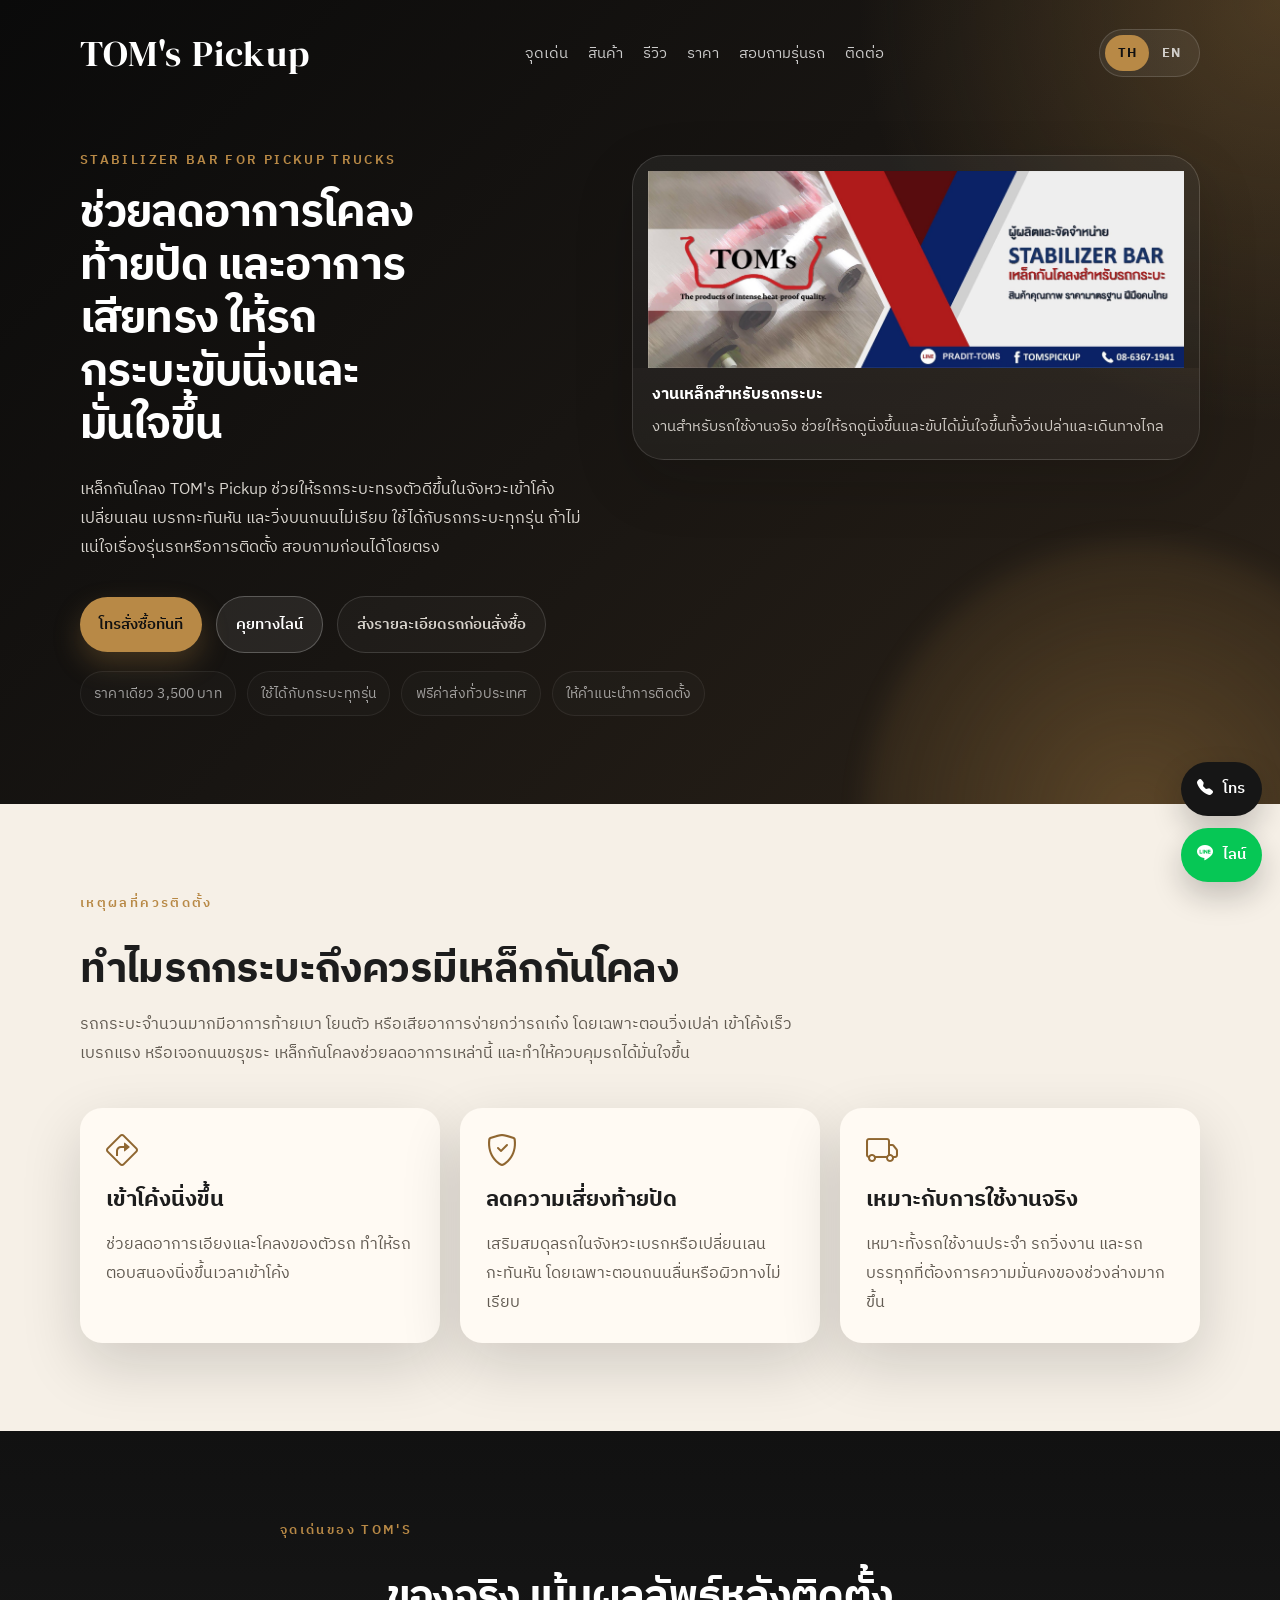
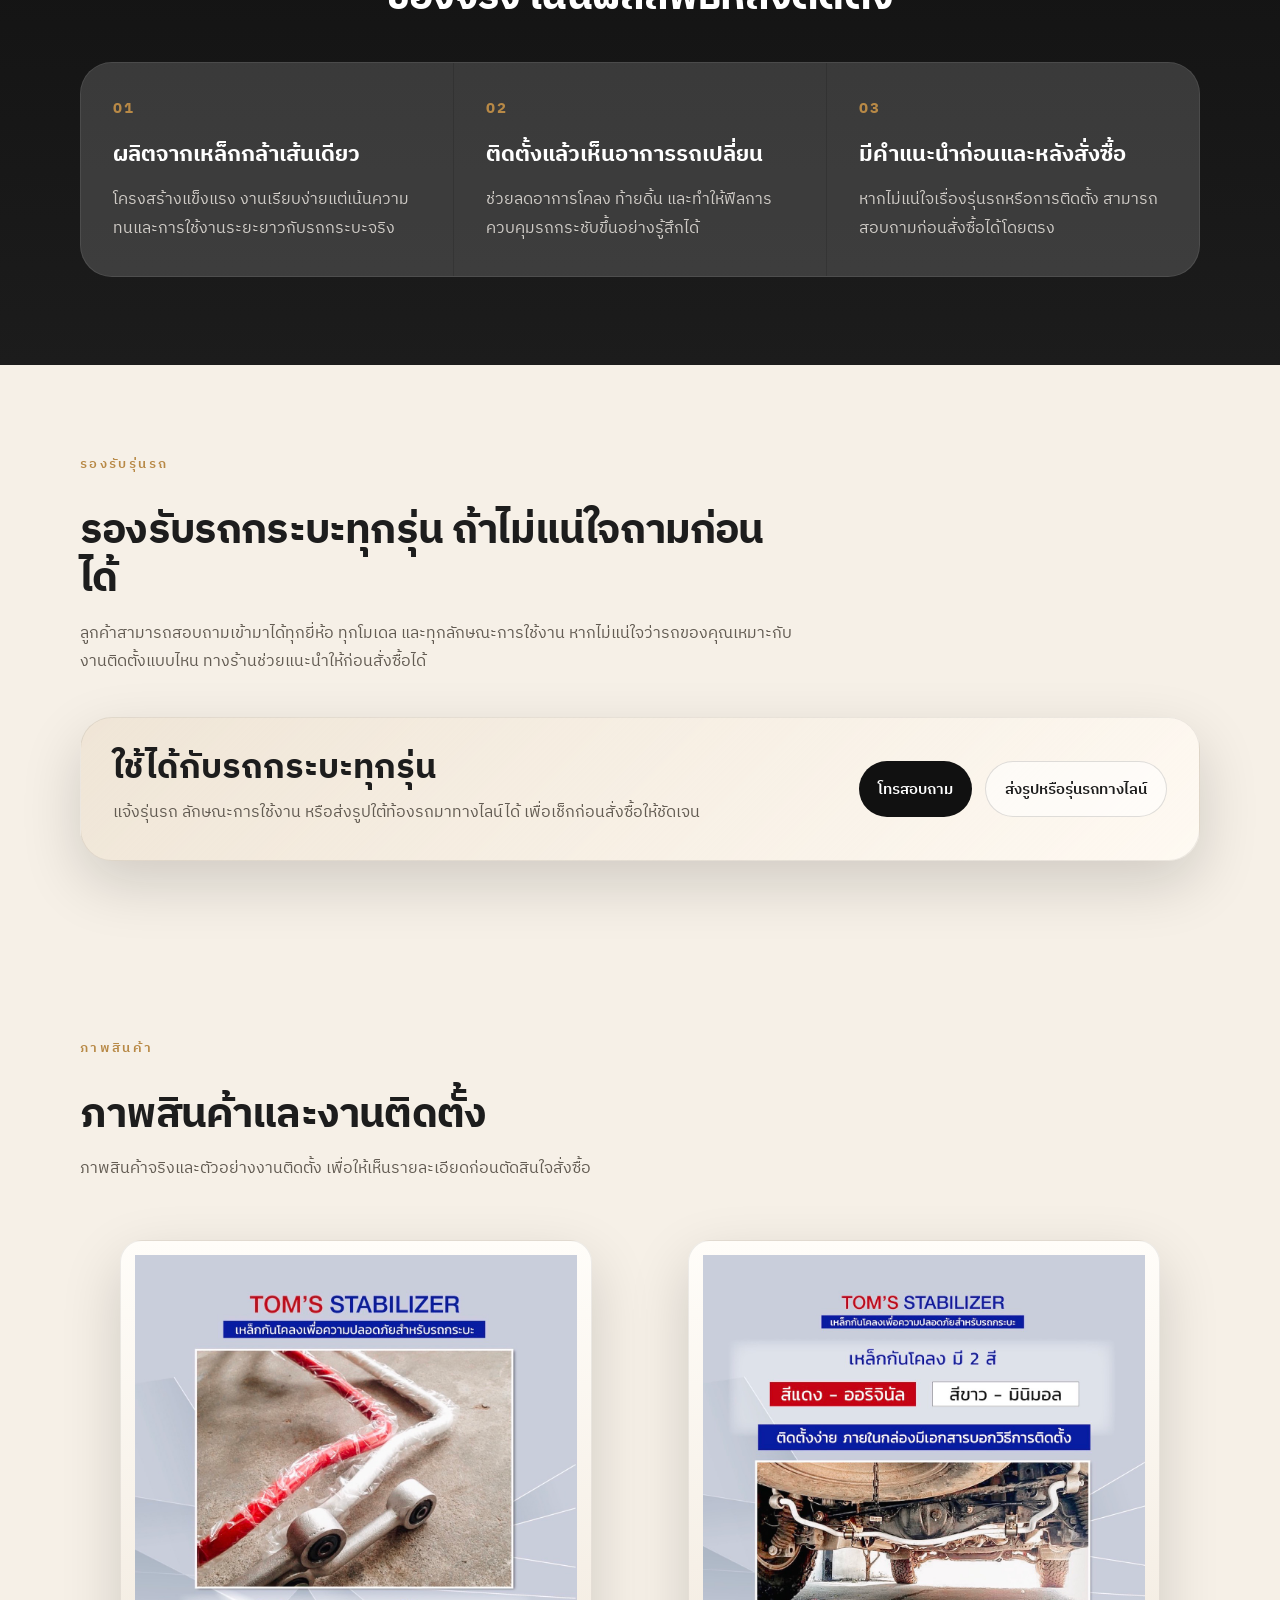
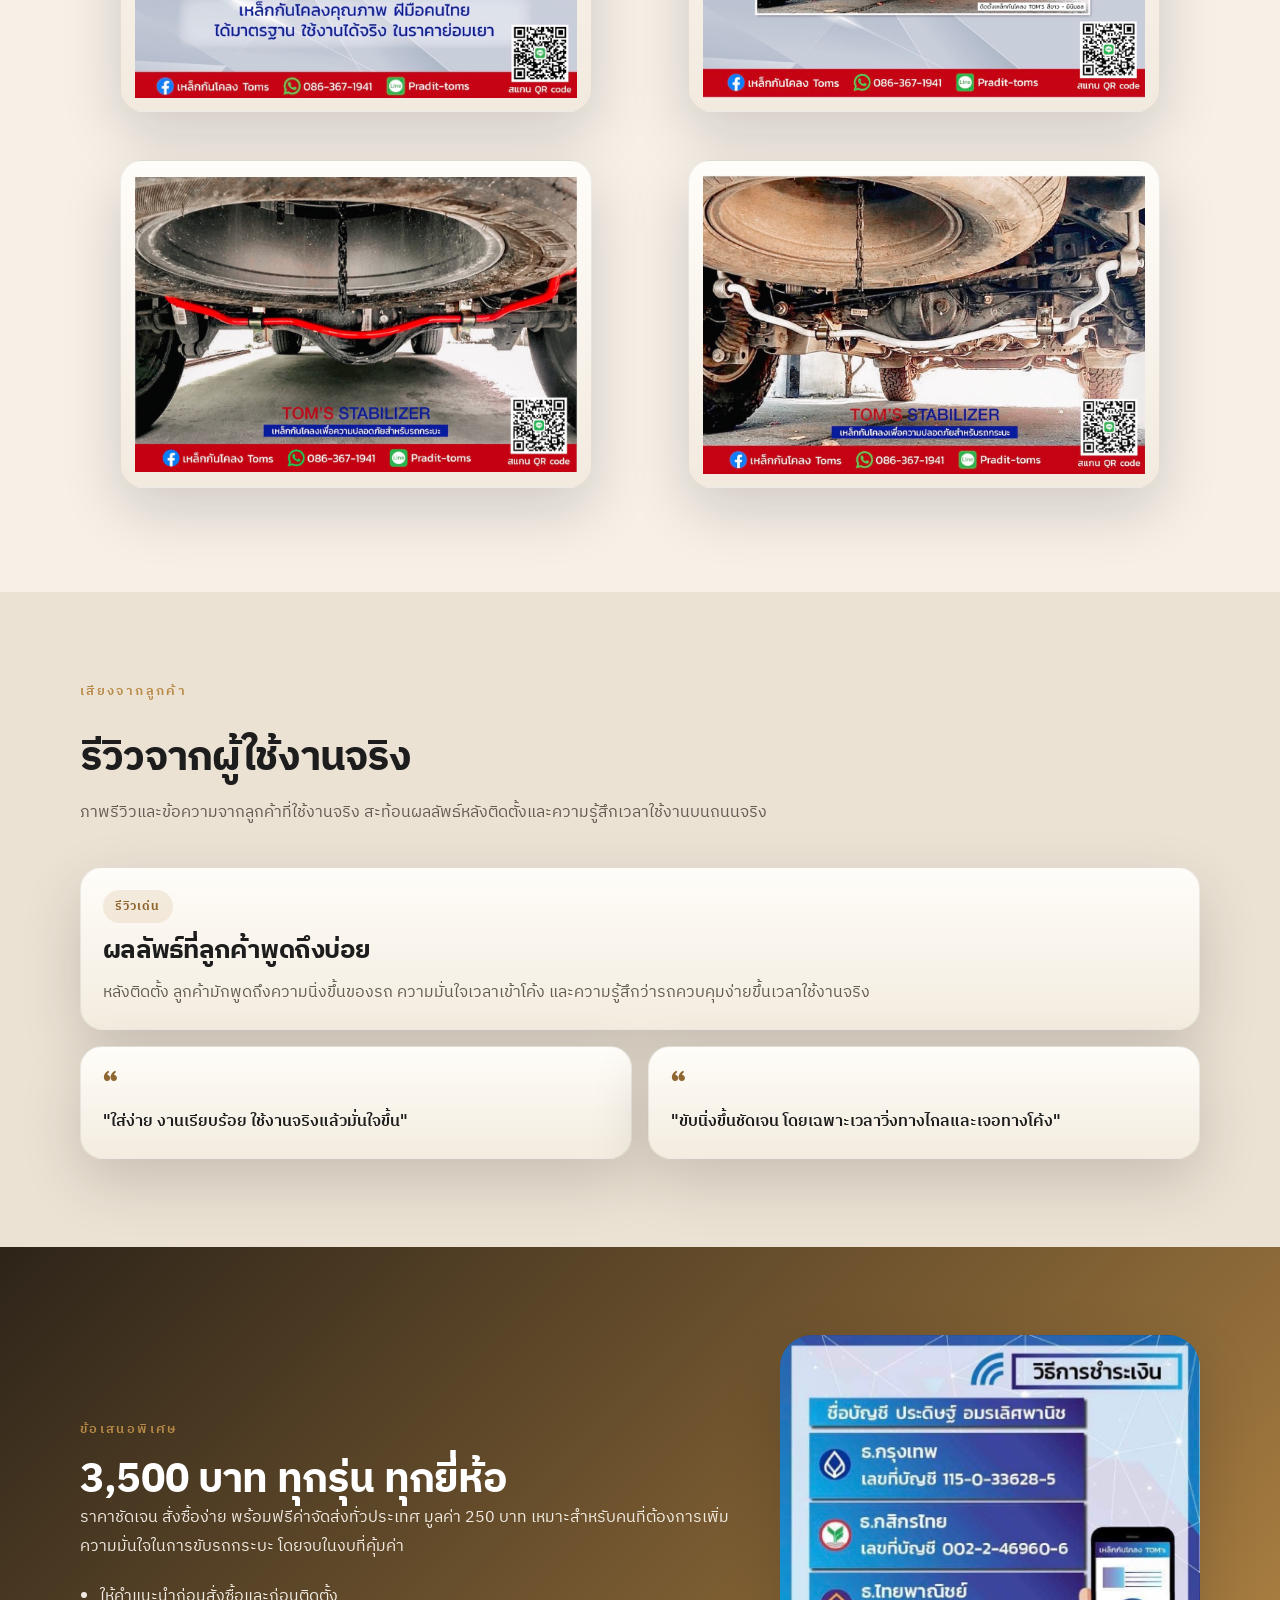
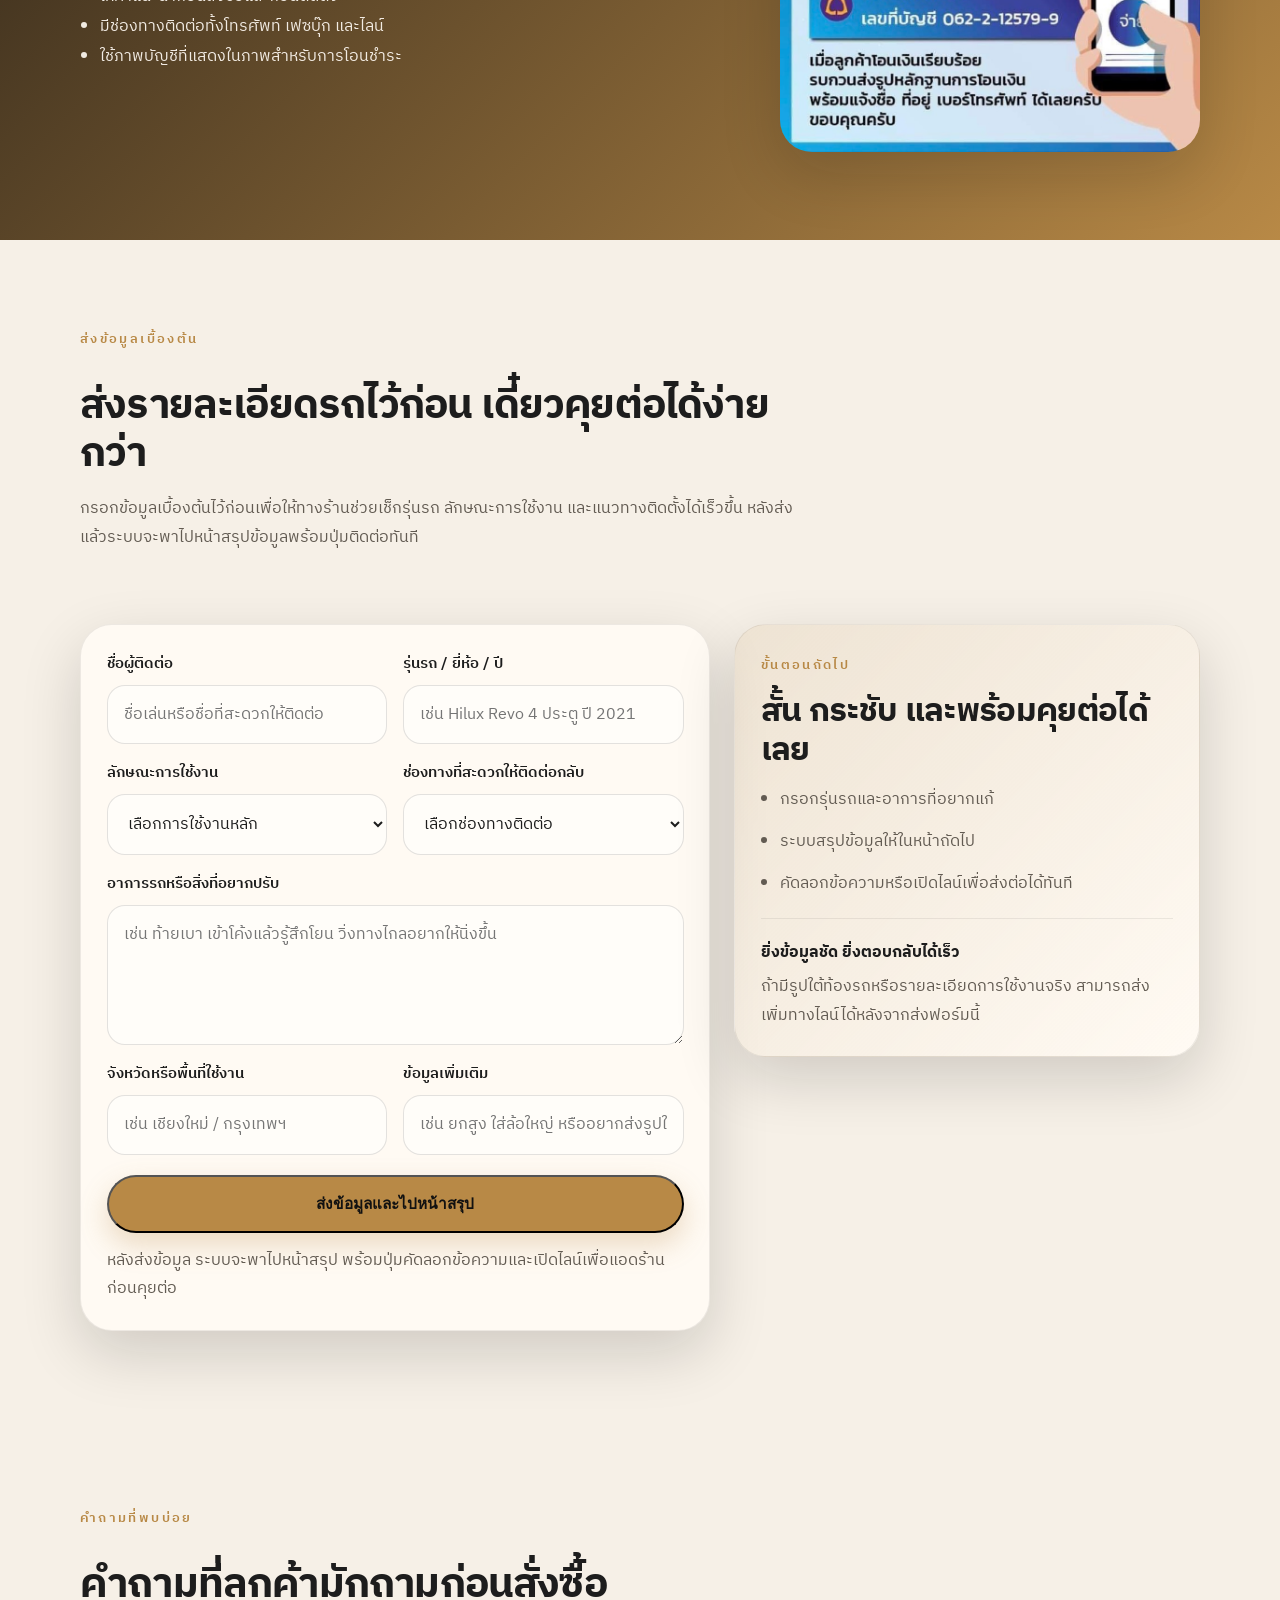
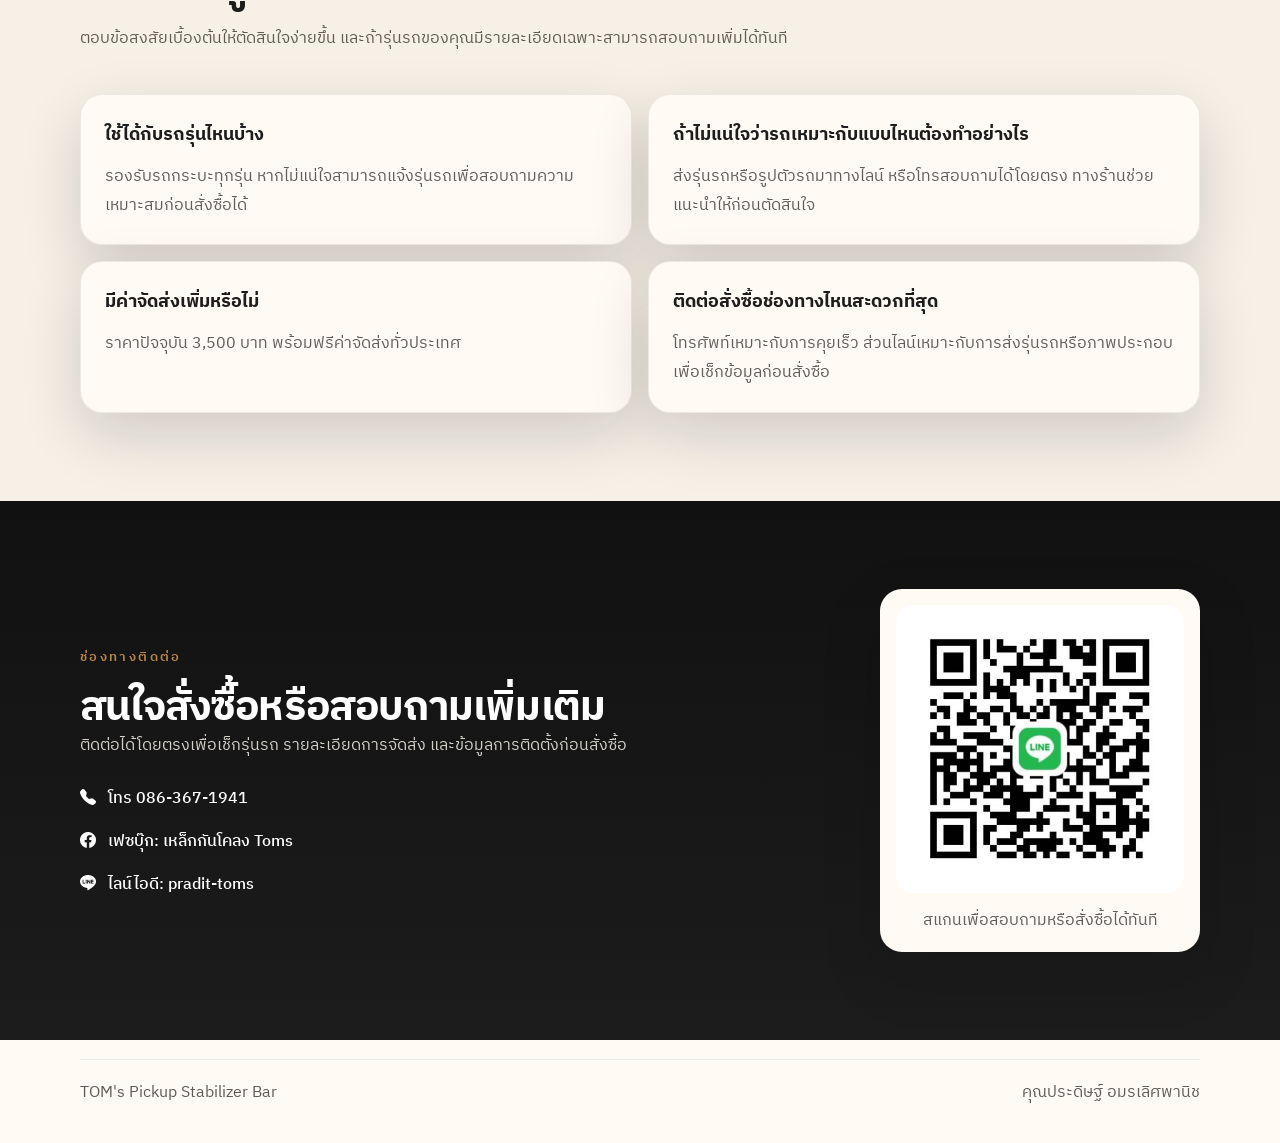
<file: index.html>
<!DOCTYPE html>
<html lang="th">
<head>
  <meta charset="utf-8">
  <meta name="viewport" content="width=device-width, initial-scale=1">
  <title id="meta-title" data-i18n-meta="homeMetaTitle">TOM's Pickup | เหล็กกันโคลงสำหรับรถกระบะ</title>
  <meta id="meta-description" data-i18n-meta="homeMetaDescription" name="description" content="เหล็กกันโคลง TOM's Pickup สำหรับรถกระบะทุกรุ่น ช่วยลดอาการโคลง ท้ายปัด และเพิ่มความมั่นใจเวลาเข้าโค้ง พร้อมให้คำแนะนำก่อนสั่งซื้อและจัดส่งทั่วประเทศ">
  <meta id="meta-og-title" data-i18n-meta="homeMetaOgTitle" property="og:title" content="TOM's Pickup | เหล็กกันโคลงสำหรับรถกระบะ">
  <meta id="meta-og-description" data-i18n-meta="homeMetaOgDescription" property="og:description" content="ใช้ได้กับรถกระบะทุกรุ่น ช่วยลดอาการโคลง ท้ายปัด เข้าโค้งมั่นใจกว่าเดิม พร้อมให้คำแนะนำก่อนสั่งซื้อและจัดส่งทั่วประเทศ">
  <meta property="og:image" content="images/Header.jpg">
  <meta property="og:type" content="website">
  <meta property="og:locale" content="th_TH">
  <meta name="twitter:card" content="summary_large_image">
  <meta name="theme-color" content="#111111">
  <link rel="icon" type="image/svg+xml" href="favicon.svg">
  <link rel="preconnect" href="https://fonts.googleapis.com">
  <link rel="preconnect" href="https://fonts.gstatic.com" crossorigin>
  <link href="https://fonts.googleapis.com/css2?family=DM+Serif+Display&family=IBM+Plex+Sans+Thai:wght@300;400;500;600;700&display=swap" rel="stylesheet">
  <link rel="stylesheet" href="https://cdn.jsdelivr.net/npm/bootstrap-icons@1.11.3/font/bootstrap-icons.min.css">
  <link rel="stylesheet" href="styles.css">
</head>
<body data-page="home">
  <header class="hero" id="top">
    <div class="hero__bg"></div>
    <div class="container">
      <nav class="site-nav">
        <a class="brand" href="#top">TOM's Pickup</a>
        <div class="site-nav__links">
          <a href="#benefits" data-i18n="navBenefits">จุดเด่น</a>
          <a href="#products" data-i18n="navProducts">สินค้า</a>
          <a href="#reviews" data-i18n="navReviews">รีวิว</a>
          <a href="#pricing" data-i18n="navPricing">ราคา</a>
          <a href="#inquiry" data-i18n="navInquiry">สอบถามรุ่นรถ</a>
          <a href="#contact" data-i18n="navContact">ติดต่อ</a>
        </div>
        <div class="lang-switch" aria-label="Language switcher">
          <button class="lang-switch__button is-active" data-lang="th" type="button">TH</button>
          <button class="lang-switch__button" data-lang="en" type="button">EN</button>
        </div>
      </nav>

      <div class="hero__content">
        <div class="hero__copy">
          <span class="eyebrow" data-i18n="heroEyebrow">Stabilizer Bar For Pickup Trucks</span>
          <h1 data-i18n="heroTitle">ช่วยลดอาการโคลง ท้ายปัด และอาการเสียทรง ให้รถกระบะขับนิ่งและมั่นใจขึ้น</h1>
          <p class="hero__lead" data-i18n="heroLead">
            เหล็กกันโคลง TOM's Pickup ช่วยให้รถกระบะทรงตัวดีขึ้นในจังหวะเข้าโค้ง
            เปลี่ยนเลน เบรกกะทันหัน และวิ่งบนถนนไม่เรียบ ใช้ได้กับรถกระบะทุกรุ่น
            ถ้าไม่แน่ใจเรื่องรุ่นรถหรือการติดตั้ง สอบถามก่อนได้โดยตรง
          </p>
          <div class="hero__actions">
            <a class="button button--primary" href="tel:0863671941" data-i18n="heroCtaPrimary">โทรสั่งซื้อทันที</a>
            <a class="button button--secondary" href="https://line.me/ti/p/elz93Zxtd1#~" data-i18n="heroCtaSecondary">คุยทางไลน์</a>
            <a class="button button--ghost-light" href="#inquiry" data-i18n="heroCtaTertiary">ส่งรายละเอียดรถก่อนสั่งซื้อ</a>
          </div>
          <ul class="hero__facts">
            <li data-i18n="factPrice">ราคาเดียว 3,500 บาท</li>
            <li data-i18n="factFitment">ใช้ได้กับกระบะทุกรุ่น</li>
            <li data-i18n="factShipping">ฟรีค่าส่งทั่วประเทศ</li>
            <li data-i18n="factSupport">ให้คำแนะนำการติดตั้ง</li>
          </ul>
        </div>

        <div class="hero__media">
          <div class="hero-card">
            <img src="images/Header.jpg" alt="เหล็กกันโคลง TOM's Pickup สำหรับรถกระบะ" data-i18n-alt="heroImageAlt">
            <div class="hero-card__detail">
              <strong data-i18n="heroCardTitle">งานเหล็กสำหรับรถกระบะ</strong>
              <span data-i18n="heroCardText">งานสำหรับรถใช้งานจริง ช่วยให้ขับมั่นใจขึ้นทั้งวิ่งเปล่าและเดินทางไกล</span>
            </div>
          </div>
        </div>
      </div>
    </div>
  </header>

  <main>
    <section class="section section--light" id="benefits">
      <div class="container">
        <div class="section-heading">
          <span class="eyebrow" data-i18n="benefitsEyebrow">เหตุผลที่ควรติดตั้ง</span>
          <h2 data-i18n="benefitsTitle">ทำไมรถกระบะถึงควรมีเหล็กกันโคลง</h2>
          <p data-i18n="benefitsLead">
            รถกระบะจำนวนมากมีอาการท้ายเบา โยนตัว หรือเสียอาการง่ายกว่ารถเก๋ง
            โดยเฉพาะตอนวิ่งเปล่า เข้าโค้งเร็ว เบรกแรง หรือเจอถนนขรุขระ เหล็กกันโคลงช่วยลดอาการเหล่านี้
            และทำให้ควบคุมรถได้มั่นใจขึ้น
          </p>
        </div>

        <div class="grid grid--three">
          <article class="info-card">
            <i class="bi bi-sign-turn-right"></i>
            <h3 data-i18n="benefit1Title">เข้าโค้งนิ่งขึ้น</h3>
            <p data-i18n="benefit1Text">ช่วยลดอาการเอียงและโคลงของตัวรถ ทำให้รถตอบสนองนิ่งขึ้นเวลาเข้าโค้ง</p>
          </article>
          <article class="info-card">
            <i class="bi bi-shield-check"></i>
            <h3 data-i18n="benefit2Title">ลดความเสี่ยงท้ายปัด</h3>
            <p data-i18n="benefit2Text">เสริมสมดุลรถในจังหวะเบรกหรือเปลี่ยนเลนกะทันหัน โดยเฉพาะตอนถนนลื่นหรือผิวทางไม่เรียบ</p>
          </article>
          <article class="info-card">
            <i class="bi bi-truck"></i>
            <h3 data-i18n="benefit3Title">เหมาะกับการใช้งานจริง</h3>
            <p data-i18n="benefit3Text">เหมาะทั้งรถใช้งานประจำ รถวิ่งงาน และรถบรรทุกที่ต้องการความมั่นคงของช่วงล่างมากขึ้น</p>
          </article>
        </div>
      </div>
    </section>

    <section class="section section--dark">
      <div class="container">
        <div class="section-heading section-heading--centered">
          <span class="eyebrow" data-i18n="whyEyebrow">จุดเด่นของ TOM's</span>
          <h2 data-i18n="whyTitle">ของจริง เน้นผลลัพธ์หลังติดตั้ง</h2>
        </div>

        <div class="feature-panel">
          <article class="feature-panel__item">
            <span class="feature-panel__number">01</span>
            <h3 data-i18n="why1Title">ผลิตจากเหล็กกล้าเส้นเดียว</h3>
            <p data-i18n="why1Text">โครงสร้างแข็งแรง งานเรียบง่ายแต่เน้นความทนและการใช้งานระยะยาวกับรถกระบะจริง</p>
          </article>
          <article class="feature-panel__item">
            <span class="feature-panel__number">02</span>
            <h3 data-i18n="why2Title">ติดตั้งแล้วเห็นอาการรถเปลี่ยน</h3>
            <p data-i18n="why2Text">ช่วยลดอาการโคลง ท้ายดิ้น และทำให้ฟีลการควบคุมรถกระชับขึ้นอย่างรู้สึกได้</p>
          </article>
          <article class="feature-panel__item">
            <span class="feature-panel__number">03</span>
            <h3 data-i18n="why3Title">มีคำแนะนำก่อนและหลังสั่งซื้อ</h3>
            <p data-i18n="why3Text">หากไม่แน่ใจเรื่องรุ่นรถหรือการติดตั้ง สามารถสอบถามก่อนสั่งซื้อได้โดยตรง</p>
          </article>
        </div>
      </div>
    </section>

    <section class="section section--light" id="fitment">
      <div class="container">
        <div class="section-heading">
          <span class="eyebrow" data-i18n="fitmentEyebrow">รองรับรุ่นรถ</span>
          <h2 data-i18n="fitmentTitle">รองรับรถกระบะทุกรุ่น ถ้าไม่แน่ใจถามก่อนได้</h2>
          <p data-i18n="fitmentLead">
            ลูกค้าสามารถสอบถามเข้ามาได้ทุกยี่ห้อ ทุกโมเดล และทุกลักษณะการใช้งาน
            หากไม่แน่ใจว่ารถของคุณเหมาะกับงานติดตั้งแบบไหน ทางร้านช่วยแนะนำให้ก่อนสั่งซื้อได้
          </p>
        </div>

        <div class="fitment-banner">
          <div class="fitment-banner__main">
            <strong data-i18n="fitmentBannerTitle">ใช้ได้กับรถกระบะทุกรุ่น</strong>
            <p data-i18n="fitmentBannerText">แจ้งรุ่นรถ ลักษณะการใช้งาน หรือส่งรูปใต้ท้องรถมาทางไลน์ได้ เพื่อเช็กก่อนสั่งซื้อให้ชัดเจน</p>
          </div>
          <div class="fitment-banner__actions">
            <a class="button button--dark" href="tel:0863671941" data-i18n="fitmentCtaPrimary">โทรสอบถาม</a>
            <a class="button button--ghost" href="https://line.me/ti/p/elz93Zxtd1#~" data-i18n="fitmentCtaSecondary">ส่งรูปหรือรุ่นรถทางไลน์</a>
          </div>
        </div>
      </div>
    </section>

    <section class="section section--light" id="products">
      <div class="container">
        <div class="section-heading">
          <span class="eyebrow" data-i18n="productsEyebrow">ภาพสินค้า</span>
          <h2 data-i18n="productsTitle">ภาพสินค้าและงานติดตั้ง</h2>
          <p data-i18n="productsLead">ภาพสินค้าจริงและตัวอย่างงานติดตั้ง เพื่อให้เห็นรายละเอียดก่อนตัดสินใจสั่งซื้อ</p>
        </div>

        <div class="gallery">
          <figure class="gallery__item">
            <img src="images/product01.JPG" alt="ตัวอย่างเหล็กกันโคลงสำหรับรถกระบะ" data-i18n-alt="productAlt2">
          </figure>
          <figure class="gallery__item">
            <img src="images/product02.JPG" alt="รายละเอียดงานเหล็กกันโคลง" data-i18n-alt="productAlt3">
          </figure>
          <figure class="gallery__item">
            <img src="images/product03.JPG" alt="ตัวอย่างการติดตั้งเหล็กกันโคลง" data-i18n-alt="productAlt4">
          </figure>
          <figure class="gallery__item">
            <img src="images/product04.JPG" alt="ภาพใช้งานสินค้า TOM's Pickup" data-i18n-alt="productAlt5">
          </figure>
        </div>
      </div>
    </section>

    <section class="section section--sand" id="reviews">
      <div class="container">
        <div class="section-heading">
          <span class="eyebrow" data-i18n="reviewsEyebrow">เสียงจากลูกค้า</span>
          <h2 data-i18n="reviewsTitle">รีวิวจากผู้ใช้งานจริง</h2>
          <p data-i18n="reviewsLead">ภาพรีวิวและข้อความจากลูกค้าที่ใช้งานจริง สะท้อนผลลัพธ์หลังติดตั้งและความรู้สึกเวลาใช้งานบนถนนจริง</p>
        </div>

        <div class="review-grid review-grid--text">
          <article class="review-note review-note--wide">
            <span class="review-note__label" data-i18n="reviewTagFeatured">รีวิวเด่น</span>
            <h3 data-i18n="reviewSummaryTitle">ผลลัพธ์ที่ลูกค้าพูดถึงบ่อย</h3>
            <p data-i18n="reviewSummaryText">หลังติดตั้ง ลูกค้ามักพูดถึงความนิ่งขึ้นของรถ ความมั่นใจเวลาเข้าโค้ง และความรู้สึกว่ารถควบคุมง่ายขึ้นเวลาใช้งานจริง</p>
          </article>
          <blockquote class="review-quote-card" data-i18n="quote1">"ใส่ง่าย งานเรียบร้อย ใช้งานจริงแล้วมั่นใจขึ้น"</blockquote>
          <blockquote class="review-quote-card" data-i18n="quote2">"ขับนิ่งขึ้นชัดเจน โดยเฉพาะเวลาวิ่งทางไกลและเจอทางโค้ง"</blockquote>
        </div>
      </div>
    </section>

    <section class="section section--accent" id="pricing">
      <div class="container pricing">
        <div class="pricing__copy">
          <span class="eyebrow" data-i18n="pricingEyebrow">ข้อเสนอพิเศษ</span>
          <h2 data-i18n="pricingTitle">3,500 บาท ทุกรุ่น ทุกยี่ห้อ</h2>
          <p data-i18n="pricingLead">
            ราคาชัดเจน สั่งซื้อง่าย พร้อมฟรีค่าจัดส่งทั่วประเทศ มูลค่า 250 บาท
            เหมาะสำหรับคนที่ต้องการเพิ่มความมั่นใจในการขับรถกระบะ โดยจบในงบที่คุ้มค่า
          </p>
          <ul class="pricing__list">
            <li data-i18n="pricingList1">ให้คำแนะนำก่อนสั่งซื้อและก่อนติดตั้ง</li>
            <li data-i18n="pricingList2">มีช่องทางติดต่อทั้งโทรศัพท์ เฟซบุ๊ก และไลน์</li>
            <li data-i18n="pricingList3">ใช้ภาพบัญชีเดิมสำหรับการโอนชำระ</li>
          </ul>
        </div>
        <div class="pricing__media">
          <img src="images/payment.jpg" alt="รายละเอียดบัญชีสำหรับชำระเงิน" data-i18n-alt="paymentAlt">
        </div>
      </div>
    </section>

    <section class="section section--light" id="inquiry">
      <div class="container inquiry">
        <div class="section-heading">
          <span class="eyebrow" data-i18n="inquiryEyebrow">ส่งข้อมูลเบื้องต้น</span>
          <h2 data-i18n="inquiryTitle">ส่งรายละเอียดรถไว้ก่อน เดี๋ยวคุยต่อได้ง่ายกว่า</h2>
          <p data-i18n="inquiryLead">กรอกข้อมูลเบื้องต้นไว้ก่อนเพื่อให้ทางร้านช่วยเช็กรุ่นรถ ลักษณะการใช้งาน และแนวทางติดตั้งได้เร็วขึ้น หลังส่งแล้วระบบจะพาไปหน้าสรุปข้อมูลพร้อมปุ่มติดต่อทันที</p>
        </div>

        <div class="inquiry-layout">
          <form class="inquiry-form" id="inquiry-form">
            <div class="form-grid">
              <label class="form-field">
                <span data-i18n="formNameLabel">ชื่อผู้ติดต่อ</span>
                <input type="text" name="customerName" data-i18n-placeholder="formNamePlaceholder" placeholder="ชื่อเล่นหรือชื่อที่สะดวกให้ติดต่อ">
              </label>
              <label class="form-field">
                <span data-i18n="formTruckLabel">รุ่นรถ / ยี่ห้อ / ปี</span>
                <input type="text" name="truckDetails" required data-i18n-placeholder="formTruckPlaceholder" placeholder="เช่น Hilux Revo 4 ประตู ปี 2021">
              </label>
              <label class="form-field">
                <span data-i18n="formUsageLabel">ลักษณะการใช้งาน</span>
                <select name="usageType" required>
                  <option value="" data-i18n="formUsagePlaceholder">เลือกการใช้งานหลัก</option>
                  <option value="daily" data-i18n="usageDaily">ใช้งานประจำ / วิ่งในเมือง</option>
                  <option value="cargo" data-i18n="usageCargo">วิ่งงาน / บรรทุกของ</option>
                  <option value="mixed" data-i18n="usageMixed">ใช้งานผสม ทั้งวิ่งเปล่าและบรรทุก</option>
                  <option value="travel" data-i18n="usageTravel">เดินทางไกล / ต่างจังหวัด</option>
                </select>
              </label>
              <label class="form-field">
                <span data-i18n="formContactLabel">ช่องทางที่สะดวกให้ติดต่อกลับ</span>
                <select name="preferredContact" required>
                  <option value="" data-i18n="formContactPlaceholder">เลือกช่องทางติดต่อ</option>
                  <option value="line" data-i18n="contactOptionLine">ไลน์</option>
                  <option value="phone" data-i18n="contactOptionPhone">โทรศัพท์</option>
                  <option value="facebook" data-i18n="contactOptionFacebook">เฟซบุ๊ก</option>
                </select>
              </label>
              <label class="form-field form-field--full">
                <span data-i18n="formSymptomsLabel">อาการรถหรือสิ่งที่อยากปรับ</span>
                <textarea name="symptoms" rows="4" required data-i18n-placeholder="formSymptomsPlaceholder" placeholder="เช่น ท้ายเบา เข้าโค้งแล้วรู้สึกโยน วิ่งทางไกลอยากให้นิ่งขึ้น"></textarea>
              </label>
              <label class="form-field">
                <span data-i18n="formProvinceLabel">จังหวัดหรือพื้นที่ใช้งาน</span>
                <input type="text" name="province" data-i18n-placeholder="formProvincePlaceholder" placeholder="เช่น เชียงใหม่ / กรุงเทพฯ">
              </label>
              <label class="form-field">
                <span data-i18n="formNoteLabel">ข้อมูลเพิ่มเติม</span>
                <input type="text" name="extraNote" data-i18n-placeholder="formNotePlaceholder" placeholder="เช่น ยกสูง ใส่ล้อใหญ่ หรืออยากส่งรูปใต้ท้องรถเพิ่ม">
              </label>
            </div>

            <div class="inquiry-form__actions">
              <button class="button button--primary" type="submit" data-i18n="formSubmit">ส่งข้อมูลและไปหน้าสรุป</button>
              <p class="form-note" data-i18n="formNote">หลังส่งข้อมูล ระบบจะพาไปหน้าสรุป พร้อมปุ่มคัดลอกข้อความและเปิดไลน์เพื่อแอดร้านก่อนคุยต่อ</p>
            </div>
          </form>

          <aside class="inquiry-panel">
            <span class="eyebrow" data-i18n="inquiryPanelEyebrow">ขั้นตอนถัดไป</span>
            <h3 data-i18n="inquiryPanelTitle">สั้น กระชับ และพร้อมคุยต่อได้เลย</h3>
            <ul class="inquiry-steps">
              <li data-i18n="inquiryStep1">กรอกรุ่นรถและอาการที่อยากแก้</li>
              <li data-i18n="inquiryStep2">ระบบสรุปข้อมูลให้ในหน้าถัดไป</li>
              <li data-i18n="inquiryStep3">คัดลอกข้อความหรือเปิดไลน์เพื่อส่งต่อได้ทันที</li>
            </ul>
            <div class="inquiry-panel__hint">
              <strong data-i18n="inquiryHintTitle">ยิ่งข้อมูลชัด ยิ่งตอบกลับได้เร็ว</strong>
              <p data-i18n="inquiryHintText">ถ้ามีรูปใต้ท้องรถหรือรายละเอียดการใช้งานจริง สามารถส่งเพิ่มทางไลน์ได้หลังจากส่งฟอร์มนี้</p>
            </div>
          </aside>
        </div>
      </div>
    </section>

    <section class="section section--light" id="faq">
      <div class="container">
        <div class="section-heading">
          <span class="eyebrow" data-i18n="faqEyebrow">คำถามที่พบบ่อย</span>
          <h2 data-i18n="faqTitle">คำถามที่ลูกค้ามักถามก่อนสั่งซื้อ</h2>
          <p data-i18n="faqLead">ตอบข้อสงสัยเบื้องต้นให้ตัดสินใจง่ายขึ้น และถ้ารุ่นรถของคุณมีรายละเอียดเฉพาะสามารถสอบถามเพิ่มได้ทันที</p>
        </div>

        <div class="faq-list">
          <article class="faq-item">
            <h3 data-i18n="faq1Title">ใช้ได้กับรถรุ่นไหนบ้าง</h3>
            <p data-i18n="faq1Text">รองรับรถกระบะทุกรุ่น หากไม่แน่ใจสามารถแจ้งรุ่นรถเพื่อสอบถามความเหมาะสมก่อนสั่งซื้อได้</p>
          </article>
          <article class="faq-item">
            <h3 data-i18n="faq2Title">ถ้าไม่แน่ใจว่ารถเหมาะกับแบบไหนต้องทำอย่างไร</h3>
            <p data-i18n="faq2Text">ส่งรุ่นรถหรือรูปตัวรถมาทางไลน์ หรือโทรสอบถามได้โดยตรง ทางร้านช่วยแนะนำให้ก่อนตัดสินใจ</p>
          </article>
          <article class="faq-item">
            <h3 data-i18n="faq3Title">มีค่าจัดส่งเพิ่มหรือไม่</h3>
            <p data-i18n="faq3Text">ราคาปัจจุบัน 3,500 บาท พร้อมฟรีค่าจัดส่งทั่วประเทศ</p>
          </article>
          <article class="faq-item">
            <h3 data-i18n="faq4Title">ติดต่อสั่งซื้อช่องทางไหนสะดวกที่สุด</h3>
            <p data-i18n="faq4Text">โทรศัพท์เหมาะกับการคุยเร็ว ส่วนไลน์เหมาะกับการส่งรุ่นรถหรือภาพประกอบเพื่อเช็กข้อมูลก่อนสั่งซื้อ</p>
          </article>
        </div>
      </div>
    </section>

    <section class="section section--dark section--contact" id="contact">
      <div class="container contact">
        <div class="contact__copy">
          <span class="eyebrow" data-i18n="contactEyebrow">ช่องทางติดต่อ</span>
          <h2 data-i18n="contactTitle">สนใจสั่งซื้อหรือสอบถามเพิ่มเติม</h2>
          <p data-i18n="contactLead">ติดต่อได้โดยตรงเพื่อเช็กรุ่นรถ รายละเอียดการจัดส่ง และข้อมูลการติดตั้งก่อนสั่งซื้อ</p>

          <div class="contact-list">
            <a href="tel:0863671941"><i class="bi bi-telephone-fill"></i> <span data-i18n="contactPhone">โทร 086-367-1941</span></a>
            <a href="https://www.facebook.com/Tomspickup/"><i class="bi bi-facebook"></i> <span data-i18n="contactFacebook">เฟซบุ๊ก: เหล็กกันโคลง Toms</span></a>
            <a href="https://line.me/ti/p/elz93Zxtd1#~"><i class="bi bi-line"></i> <span data-i18n="contactLine">ไลน์ไอดี: pradit-toms</span></a>
          </div>
        </div>

        <div class="contact__card">
          <img src="images/lineid.jpg" alt="คิวอาร์โค้ดไลน์สำหรับติดต่อ TOM's Pickup" data-i18n-alt="lineQrAlt">
          <p data-i18n="contactQrText">สแกนเพื่อสอบถามหรือสั่งซื้อได้ทันที</p>
        </div>
      </div>
    </section>
  </main>

  <footer class="footer">
    <div class="container footer__inner">
      <p data-i18n="footerBrand">TOM's Pickup Stabilizer Bar</p>
      <p data-i18n="footerOwner">คุณประดิษฐ์ อมรเลิศพานิช</p>
    </div>
  </footer>

  <div class="floating-contact" data-i18n-aria-label="floatingLabel" aria-label="ช่องทางติดต่อด่วน">
    <a class="floating-contact__item floating-contact__item--phone" href="tel:0863671941">
      <i class="bi bi-telephone-fill"></i>
      <span data-i18n="floatingPhone">โทร</span>
    </a>
    <a class="floating-contact__item floating-contact__item--line" href="https://line.me/ti/p/elz93Zxtd1#~">
      <i class="bi bi-line"></i>
      <span data-i18n="floatingLine">ไลน์</span>
    </a>
  </div>

  <div class="lang-switch lang-switch--floating" aria-label="Mobile language switcher">
    <button class="lang-switch__button is-active" data-lang="th" type="button">TH</button>
    <button class="lang-switch__button" data-lang="en" type="button">EN</button>
  </div>

  <script src="main.js"></script>
</body>
</html>
</file>
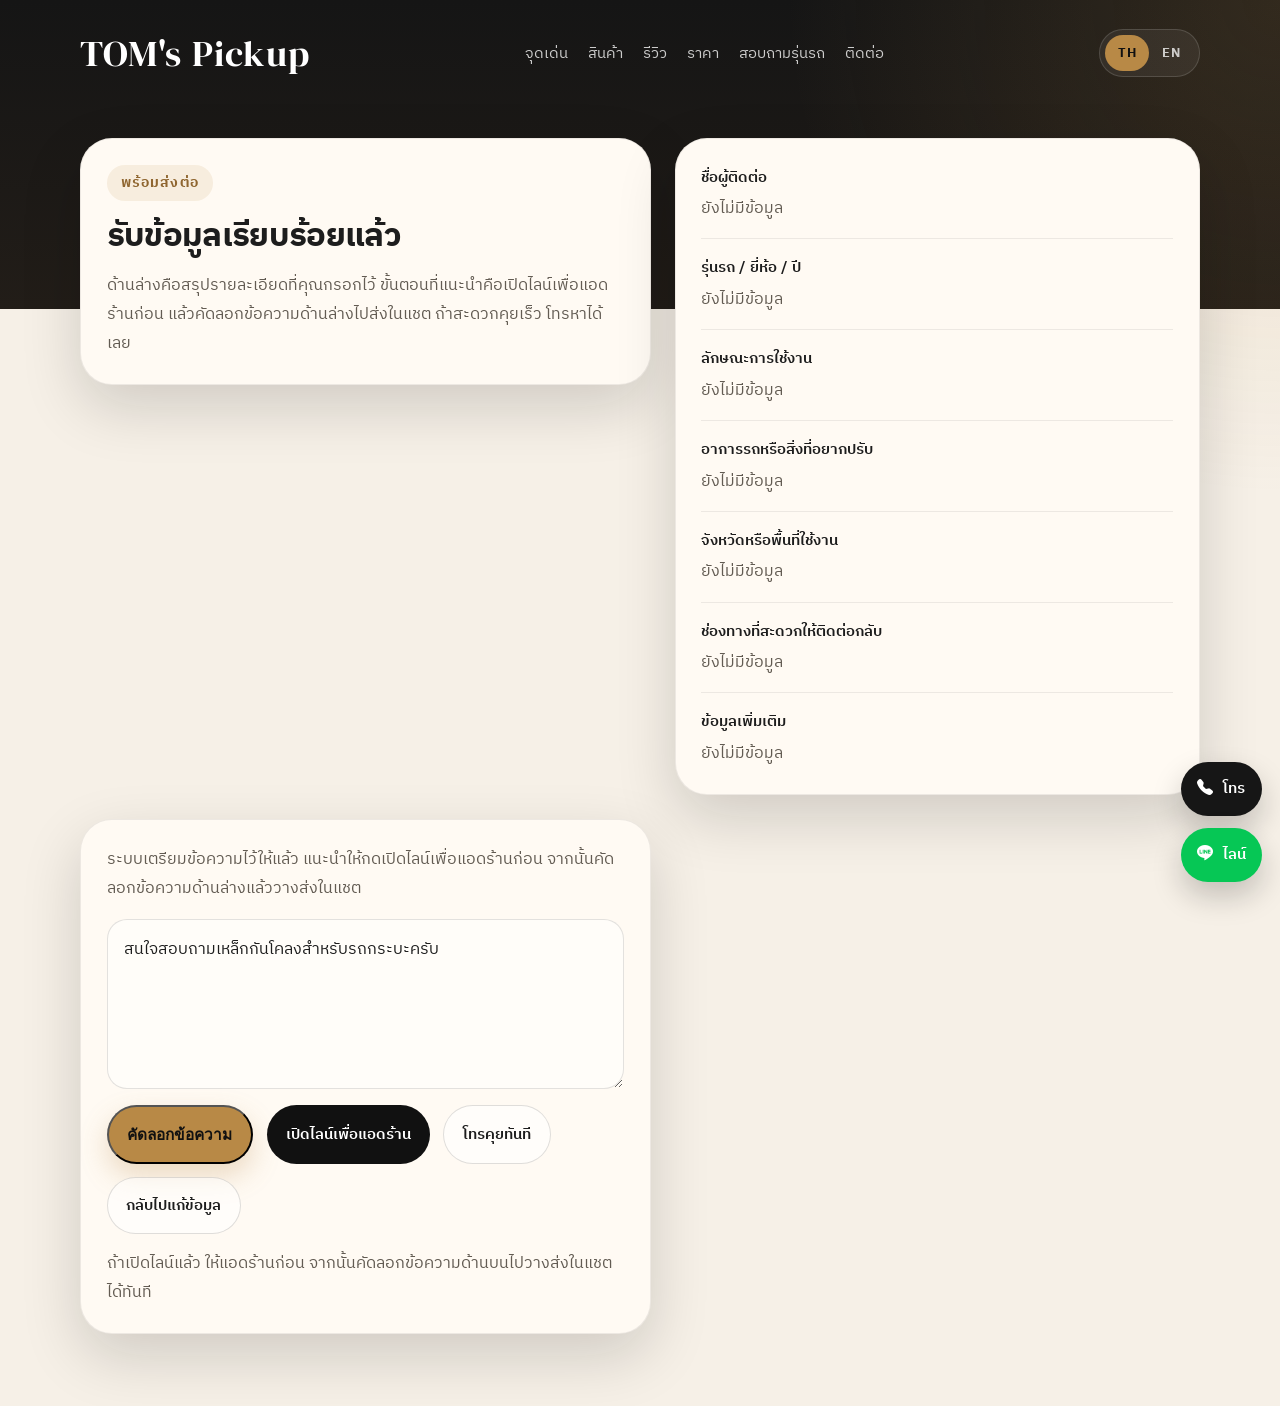
<file: thank-you.html>
<!DOCTYPE html>
<html lang="th">
<head>
  <meta charset="utf-8">
  <meta name="viewport" content="width=device-width, initial-scale=1">
  <title id="meta-title" data-i18n-meta="thankYouMetaTitle">TOM's Pickup | ขอบคุณสำหรับข้อมูล</title>
  <meta id="meta-description" data-i18n-meta="thankYouMetaDescription" name="description" content="ขอบคุณสำหรับการส่งรายละเอียดรถ ทีมงาน TOM's Pickup พร้อมช่วยเช็กรุ่นรถและแนะนำการติดตั้งต่อได้ทันที">
  <meta id="meta-og-title" data-i18n-meta="thankYouMetaOgTitle" property="og:title" content="TOM's Pickup | ขอบคุณสำหรับข้อมูล">
  <meta id="meta-og-description" data-i18n-meta="thankYouMetaOgDescription" property="og:description" content="สรุปรายละเอียดรถของคุณพร้อมแล้ว เปิดไลน์เพื่อแอดร้านก่อน แล้วคัดลอกข้อความไปส่งในแชตได้ทันที">
  <meta property="og:image" content="images/Header.jpg">
  <meta property="og:type" content="website">
  <meta property="og:locale" content="th_TH">
  <meta name="twitter:card" content="summary_large_image">
  <meta name="theme-color" content="#111111">
  <link rel="icon" type="image/svg+xml" href="favicon.svg">
  <link rel="preconnect" href="https://fonts.googleapis.com">
  <link rel="preconnect" href="https://fonts.gstatic.com" crossorigin>
  <link href="https://fonts.googleapis.com/css2?family=DM+Serif+Display&family=IBM+Plex+Sans+Thai:wght@300;400;500;600;700&display=swap" rel="stylesheet">
  <link rel="stylesheet" href="https://cdn.jsdelivr.net/npm/bootstrap-icons@1.11.3/font/bootstrap-icons.min.css">
  <link rel="stylesheet" href="styles.css">
</head>
<body data-page="thank-you">
  <div class="thankyou-shell">
    <div class="container">
      <nav class="site-nav">
        <a class="brand" href="index.html">TOM's Pickup</a>
        <div class="site-nav__links">
          <a href="index.html#benefits" data-i18n="navBenefits">จุดเด่น</a>
          <a href="index.html#products" data-i18n="navProducts">สินค้า</a>
          <a href="index.html#reviews" data-i18n="navReviews">รีวิว</a>
          <a href="index.html#pricing" data-i18n="navPricing">ราคา</a>
          <a href="index.html#inquiry" data-i18n="navInquiry">สอบถามรุ่นรถ</a>
          <a href="index.html#contact" data-i18n="navContact">ติดต่อ</a>
        </div>
        <div class="lang-switch" aria-label="Language switcher">
          <button class="lang-switch__button is-active" data-lang="th" type="button">TH</button>
          <button class="lang-switch__button" data-lang="en" type="button">EN</button>
        </div>
      </nav>
    </div>

    <main class="thankyou-main">
      <div class="container thankyou-layout">
        <section class="thankyou-card">
          <span class="thankyou-card__badge" data-i18n="thankYouBadge">พร้อมส่งต่อ</span>
          <h1 data-i18n="thankYouTitle">รับข้อมูลเรียบร้อยแล้ว</h1>
          <p data-i18n="thankYouLead">ด้านล่างคือสรุปรายละเอียดที่คุณกรอกไว้ ขั้นตอนที่แนะนำคือเปิดไลน์เพื่อแอดร้านก่อน แล้วคัดลอกข้อความด้านล่างไปส่งในแชต ถ้าสะดวกคุยเร็ว โทรหาได้เลย</p>
        </section>

        <section class="thankyou-summary">
          <div class="thankyou-summary__row">
            <span class="thankyou-summary__label" data-i18n="summaryNameLabel">ชื่อผู้ติดต่อ</span>
            <p id="summary-name" data-i18n="summaryFallback">ยังไม่มีข้อมูล</p>
          </div>
          <div class="thankyou-summary__row">
            <span class="thankyou-summary__label" data-i18n="summaryTruckLabel">รุ่นรถ / ยี่ห้อ / ปี</span>
            <p id="summary-truck" data-i18n="summaryFallback">ยังไม่มีข้อมูล</p>
          </div>
          <div class="thankyou-summary__row">
            <span class="thankyou-summary__label" data-i18n="summaryUsageLabel">ลักษณะการใช้งาน</span>
            <p id="summary-usage" data-i18n="summaryFallback">ยังไม่มีข้อมูล</p>
          </div>
          <div class="thankyou-summary__row">
            <span class="thankyou-summary__label" data-i18n="summarySymptomsLabel">อาการรถหรือสิ่งที่อยากปรับ</span>
            <p id="summary-symptoms" data-i18n="summaryFallback">ยังไม่มีข้อมูล</p>
          </div>
          <div class="thankyou-summary__row">
            <span class="thankyou-summary__label" data-i18n="summaryProvinceLabel">จังหวัดหรือพื้นที่ใช้งาน</span>
            <p id="summary-province" data-i18n="summaryFallback">ยังไม่มีข้อมูล</p>
          </div>
          <div class="thankyou-summary__row">
            <span class="thankyou-summary__label" data-i18n="summaryContactLabel">ช่องทางที่สะดวกให้ติดต่อกลับ</span>
            <p id="summary-contact" data-i18n="summaryFallback">ยังไม่มีข้อมูล</p>
          </div>
          <div class="thankyou-summary__row">
            <span class="thankyou-summary__label" data-i18n="summaryNoteLabel">ข้อมูลเพิ่มเติม</span>
            <p id="summary-note" data-i18n="summaryFallback">ยังไม่มีข้อมูล</p>
          </div>
        </section>

        <section class="thankyou-actions">
          <p data-i18n="thankYouActionsLead">ระบบเตรียมข้อความไว้ให้แล้ว แนะนำให้กดเปิดไลน์เพื่อแอดร้านก่อน จากนั้นคัดลอกข้อความด้านล่างแล้ววางส่งในแชต</p>
          <textarea id="line-message" readonly></textarea>
          <div class="thankyou-actions__buttons">
            <button class="button button--primary" id="copy-message-button" type="button" data-i18n="copyMessageButton">คัดลอกข้อความ</button>
            <a class="button button--dark" id="line-message-link" href="https://line.me/ti/p/elz93Zxtd1#~" data-i18n="openLineButton">เปิดไลน์เพื่อแอดร้าน</a>
            <a class="button button--ghost" href="tel:0863671941" data-i18n="callButton">โทรคุยทันที</a>
            <a class="button button--ghost" href="index.html#inquiry" data-i18n="editDetailsButton">กลับไปแก้ข้อมูล</a>
          </div>
          <p id="copy-feedback" data-i18n="copyHint">ถ้าเปิดไลน์แล้ว ให้แอดร้านก่อน จากนั้นคัดลอกข้อความด้านบนไปวางส่งในแชตได้ทันที</p>
        </section>
      </div>
    </main>
  </div>

  <div class="floating-contact" data-i18n-aria-label="floatingLabel" aria-label="ช่องทางติดต่อด่วน">
    <a class="floating-contact__item floating-contact__item--phone" href="tel:0863671941">
      <i class="bi bi-telephone-fill"></i>
      <span data-i18n="floatingPhone">โทร</span>
    </a>
    <a class="floating-contact__item floating-contact__item--line" href="https://line.me/ti/p/elz93Zxtd1#~">
      <i class="bi bi-line"></i>
      <span data-i18n="floatingLine">ไลน์</span>
    </a>
  </div>

  <div class="lang-switch lang-switch--floating" aria-label="Mobile language switcher">
    <button class="lang-switch__button is-active" data-lang="th" type="button">TH</button>
    <button class="lang-switch__button" data-lang="en" type="button">EN</button>
  </div>

  <script src="main.js"></script>
</body>
</html>
</file>
<file: styles.css>
:root {
  --bg: #111111;
  --bg-soft: #1c1c1c;
  --surface: #f6f0e7;
  --surface-strong: #fffaf3;
  --sand: #ece2d4;
  --text: #1d1d1d;
  --text-soft: #625b52;
  --white: #ffffff;
  --line: rgba(255, 255, 255, 0.1);
  --accent: #b88946;
  --accent-deep: #8f6630;
  --shadow: 0 22px 60px rgba(15, 15, 15, 0.16);
  --radius-lg: 32px;
  --radius-md: 22px;
  --container: min(1120px, calc(100vw - 40px));
}

* {
  box-sizing: border-box;
}

html {
  scroll-behavior: smooth;
}

body {
  margin: 0;
  font-family: "IBM Plex Sans Thai", sans-serif;
  color: var(--text);
  background: var(--surface);
}

img {
  display: block;
  max-width: 100%;
}

a {
  color: inherit;
  text-decoration: none;
}

p,
h1,
h2,
h3,
ul {
  margin: 0;
}

.container {
  width: var(--container);
  margin: 0 auto;
}

.hero {
  position: relative;
  overflow: hidden;
  color: var(--white);
  background:
    radial-gradient(circle at top right, rgba(184, 137, 70, 0.3), transparent 28%),
    linear-gradient(135deg, #0a0a0a 0%, #181512 48%, #2b2218 100%);
}

.hero__bg {
  position: absolute;
  inset: auto -10% -35% auto;
  width: 34rem;
  height: 34rem;
  border-radius: 50%;
  background: radial-gradient(circle, rgba(184, 137, 70, 0.35), rgba(184, 137, 70, 0));
  filter: blur(12px);
}

.site-nav {
  display: flex;
  align-items: center;
  justify-content: space-between;
  gap: 1rem;
  padding: 28px 0;
}

.brand {
  font-family: "DM Serif Display", serif;
  font-size: clamp(1.75rem, 3vw, 2.3rem);
  letter-spacing: 0.03em;
}

.site-nav__links {
  display: flex;
  flex-wrap: wrap;
  justify-content: flex-end;
  gap: 1.25rem;
  color: rgba(255, 255, 255, 0.78);
  font-size: 0.95rem;
}

.site-nav__links a:hover,
.contact-list a:hover {
  color: var(--accent);
}

.lang-switch {
  display: inline-flex;
  align-items: center;
  padding: 0.3rem;
  border: 1px solid rgba(255, 255, 255, 0.14);
  border-radius: 999px;
  background: rgba(255, 255, 255, 0.06);
}

.lang-switch__button {
  border: 0;
  background: transparent;
  color: rgba(255, 255, 255, 0.75);
  padding: 0.45rem 0.8rem;
  border-radius: 999px;
  font: inherit;
  font-size: 0.84rem;
  font-weight: 700;
  letter-spacing: 0.08em;
  cursor: pointer;
}

.lang-switch__button.is-active {
  color: var(--bg);
  background: var(--accent);
}

.hero__content {
  position: relative;
  z-index: 1;
  display: grid;
  grid-template-columns: minmax(0, 0.95fr) minmax(420px, 1.05fr);
  gap: 2.4rem;
  align-items: start;
  padding: 2.5rem 0 5.5rem;
}

.eyebrow {
  display: inline-flex;
  align-items: center;
  gap: 0.5rem;
  margin-bottom: 1rem;
  font-size: 0.82rem;
  font-weight: 600;
  letter-spacing: 0.18em;
  text-transform: uppercase;
  color: var(--accent);
}

.hero h1,
.section-heading h2,
.pricing h2,
.contact h2 {
  font-family: "IBM Plex Sans Thai", sans-serif;
  font-weight: 700;
  line-height: 1.18;
  letter-spacing: -0.02em;
}

.hero h1 {
  font-size: clamp(2.1rem, 3.4vw, 3.5rem);
  line-height: 1.22;
  max-width: 13ch;
}

.hero__lead,
.section-heading p,
.pricing p,
.contact p,
.info-card p,
.feature-panel__item p,
.footer p {
  color: var(--text-soft);
  line-height: 1.8;
}

.hero__lead {
  max-width: 58ch;
  margin-top: 1.5rem;
  color: rgba(255, 250, 243, 0.84);
}

.hero__actions {
  display: flex;
  flex-wrap: nowrap;
  gap: 0.9rem;
  margin-top: 2.1rem;
  align-items: center;
}

.button {
  display: inline-flex;
  align-items: center;
  justify-content: center;
  min-height: 52px;
  padding: 0.92rem 1.18rem;
  border-radius: 999px;
  font-weight: 600;
  font-size: 0.96rem;
  transition: transform 180ms ease, background-color 180ms ease, color 180ms ease;
  white-space: nowrap;
}

.button:hover {
  transform: translateY(-2px);
}

.button--primary {
  color: var(--bg);
  background: var(--accent);
  box-shadow: 0 12px 28px rgba(184, 137, 70, 0.28);
}

.button--secondary {
  border: 1px solid rgba(255, 255, 255, 0.24);
  color: var(--white);
  background: rgba(255, 255, 255, 0.08);
}

.button--dark {
  color: var(--white);
  background: var(--bg);
}

.button--ghost {
  border: 1px solid rgba(29, 29, 29, 0.14);
  color: var(--text);
  background: rgba(255, 255, 255, 0.55);
}

.button--ghost-light {
  border: 1px solid rgba(255, 255, 255, 0.14);
  color: rgba(255, 250, 243, 0.82);
  background: rgba(255, 255, 255, 0.03);
}

.hero__facts {
  display: flex;
  flex-wrap: nowrap;
  gap: 0.7rem;
  padding: 0;
  margin-top: 1.15rem;
  list-style: none;
  align-items: start;
  opacity: 0.88;
}

.hero__facts li {
  display: inline-flex;
  align-items: center;
  padding: 0.6rem 0.82rem;
  border: 1px solid rgba(255, 255, 255, 0.08);
  border-radius: 999px;
  background: rgba(255, 255, 255, 0.02);
  color: rgba(255, 255, 255, 0.68);
  white-space: nowrap;
  font-size: 0.88rem;
  letter-spacing: 0.01em;
}

.hero-card {
  overflow: hidden;
  border: 1px solid rgba(255, 255, 255, 0.12);
  border-radius: var(--radius-lg);
  background: linear-gradient(180deg, rgba(255, 255, 255, 0.08), rgba(255, 255, 255, 0.04));
  box-shadow: var(--shadow);
  max-width: 38rem;
  margin-left: auto;
}

.hero__media {
  padding-top: 0.55rem;
}

.hero-card img {
  width: 100%;
  max-height: 28rem;
  padding: 0.95rem 0.95rem 0;
  object-fit: contain;
  object-position: center center;
  background: rgba(10, 10, 10, 0.2);
}

.hero-card__detail {
  display: grid;
  gap: 0.5rem;
  padding: 1rem 1.2rem 1.25rem;
  align-content: start;
  justify-items: start;
}

.hero-card__detail strong {
  display: block;
  font-size: 1rem;
  line-height: 1.35;
}

.hero-card__detail span {
  display: block;
  color: rgba(255, 250, 243, 0.78);
  line-height: 1.65;
  font-size: 0.96rem;
  margin-top: 0;
}

.section {
  padding: 5.5rem 0;
}

.section--light {
  background: var(--surface);
}

.section--sand {
  background: var(--sand);
}

.section--dark {
  color: var(--white);
  background:
    linear-gradient(180deg, #111111 0%, #1c1c1c 100%);
}

.section--accent {
  background: linear-gradient(135deg, #2d2419 0%, #b88946 100%);
  color: var(--white);
}

.section-heading {
  display: grid;
  gap: 1rem;
  max-width: 720px;
  margin-bottom: 2.5rem;
}

.section-heading--centered {
  text-align: center;
  margin-left: auto;
  margin-right: auto;
}

.section-heading h2,
.pricing h2,
.contact h2 {
  font-size: clamp(1.9rem, 3.2vw, 3rem);
}

.grid {
  display: grid;
  gap: 1.25rem;
}

.grid--three {
  grid-template-columns: repeat(3, minmax(0, 1fr));
}

.info-card,
.review-card,
.contact__card {
  border-radius: var(--radius-md);
  background: var(--surface-strong);
  box-shadow: var(--shadow);
}

.info-card {
  padding: 1.6rem;
}

.info-card i {
  display: inline-flex;
  margin-bottom: 1rem;
  font-size: 2rem;
  color: var(--accent-deep);
}

.info-card h3,
.feature-panel__item h3 {
  margin-bottom: 0.85rem;
  font-size: 1.35rem;
}

.feature-panel {
  display: grid;
  grid-template-columns: repeat(3, minmax(0, 1fr));
  gap: 1px;
  overflow: hidden;
  border: 1px solid rgba(255, 255, 255, 0.12);
  border-radius: var(--radius-lg);
  background: rgba(255, 255, 255, 0.12);
}

.feature-panel__item {
  padding: 2rem;
  background: rgba(255, 255, 255, 0.04);
}

.feature-panel__number {
  display: inline-block;
  margin-bottom: 1rem;
  color: var(--accent);
  font-size: 0.95rem;
  font-weight: 700;
  letter-spacing: 0.14em;
}

.feature-panel__item p {
  color: rgba(255, 250, 243, 0.76);
}

.fitment-banner {
  display: grid;
  grid-template-columns: minmax(0, 1fr) auto;
  gap: 1.5rem;
  align-items: center;
  padding: 2rem;
  border: 1px solid rgba(29, 29, 29, 0.08);
  border-radius: var(--radius-lg);
  background:
    linear-gradient(135deg, rgba(184, 137, 70, 0.1), rgba(255, 250, 243, 0.9));
  box-shadow: var(--shadow);
}

.fitment-banner__main {
  display: grid;
  gap: 0.65rem;
}

.fitment-banner__main strong {
  font-size: clamp(1.5rem, 3vw, 2.1rem);
  line-height: 1.15;
}

.fitment-banner__main p {
  color: var(--text-soft);
  line-height: 1.8;
}

.fitment-banner__actions {
  display: flex;
  flex-wrap: wrap;
  gap: 0.85rem;
  justify-content: flex-end;
}

.gallery {
  display: grid;
  grid-template-columns: repeat(2, minmax(0, 1fr));
  gap: 1rem;
}

.gallery__item,
.review-card {
  overflow: hidden;
  border-radius: var(--radius-md);
}

.gallery__item img,
.review-card img,
.pricing__media img,
.contact__card img {
  width: 100%;
  height: 100%;
  object-fit: cover;
}

.gallery__item {
  display: flex;
  align-items: center;
  justify-content: center;
  min-height: 18rem;
  padding: 0.85rem;
  border: 1px solid rgba(29, 29, 29, 0.08);
  background: linear-gradient(180deg, #fffdf9, #f2eadf);
  box-shadow: var(--shadow);
}

.gallery__item img {
  width: 100%;
  height: 100%;
  object-fit: contain;
  object-position: center;
  aspect-ratio: auto;
}

.review-note,
.review-quote-card {
  overflow: hidden;
  border-radius: var(--radius-md);
  border: 1px solid rgba(29, 29, 29, 0.08);
  background: linear-gradient(180deg, #fffdf9, #f3ecdf);
  box-shadow: var(--shadow);
}

.review-note {
  display: grid;
  align-content: start;
  gap: 0.8rem;
  padding: 1.35rem;
}

.review-note--wide {
  grid-column: span 2;
}

.review-note h3 {
  font-family: "IBM Plex Sans Thai", sans-serif;
  font-size: clamp(1.35rem, 2vw, 1.75rem);
  font-weight: 700;
  line-height: 1.18;
  letter-spacing: -0.02em;
}

.review-note p {
  color: var(--text-soft);
  line-height: 1.8;
}

.review-note__label {
  display: inline-flex;
  width: fit-content;
  padding: 0.38rem 0.8rem;
  border-radius: 999px;
  background: rgba(184, 137, 70, 0.14);
  color: var(--accent-deep);
  font-size: 0.78rem;
  font-weight: 700;
  letter-spacing: 0.08em;
  text-transform: uppercase;
}

.review-quote {
  margin: 0;
  padding: 0.95rem 1rem 0 0;
  border-left: 3px solid rgba(184, 137, 70, 0.44);
  background: transparent;
  color: var(--text);
  font-size: 1rem;
  font-weight: 600;
  line-height: 1.7;
  border-radius: 0;
  padding-left: 1rem;
}

.review-grid {
  display: grid;
  grid-template-columns: repeat(3, minmax(0, 1fr));
  gap: 1rem;
  align-items: stretch;
}

.review-grid--text {
  grid-template-columns: repeat(2, minmax(0, 1fr));
}

.review-quote-card {
  margin: 0;
  padding: 1.35rem 1.4rem;
  color: var(--text);
  font-size: 1rem;
  font-weight: 600;
  line-height: 1.8;
}

.review-quote-card::before {
  content: "“";
  display: block;
  margin-bottom: 0.45rem;
  color: var(--accent-deep);
  font-family: "DM Serif Display", serif;
  font-size: 2rem;
  line-height: 1;
}

.pricing {
  display: grid;
  grid-template-columns: minmax(0, 1fr) minmax(300px, 420px);
  gap: 2rem;
  align-items: center;
}

.pricing p,
.pricing__list {
  color: rgba(255, 250, 243, 0.92);
}

.pricing__list {
  padding-left: 1.25rem;
  margin-top: 1.25rem;
  line-height: 1.9;
}

.pricing__media {
  overflow: hidden;
  border-radius: var(--radius-lg);
  box-shadow: var(--shadow);
}

.faq-list {
  display: grid;
  grid-template-columns: repeat(2, minmax(0, 1fr));
  gap: 1rem;
}

.inquiry {
  display: grid;
  gap: 2rem;
}

.inquiry-layout {
  display: grid;
  grid-template-columns: minmax(0, 1.15fr) minmax(280px, 0.85fr);
  gap: 1.5rem;
  align-items: start;
}

.inquiry-form,
.inquiry-panel,
.thankyou-card,
.thankyou-summary,
.thankyou-actions {
  padding: 1.6rem;
  border-radius: var(--radius-lg);
  background: var(--surface-strong);
  border: 1px solid rgba(29, 29, 29, 0.08);
  box-shadow: var(--shadow);
}

.form-grid {
  display: grid;
  grid-template-columns: repeat(2, minmax(0, 1fr));
  gap: 1rem;
}

.form-field {
  display: grid;
  gap: 0.55rem;
}

.form-field--full {
  grid-column: 1 / -1;
}

.form-field span,
.thankyou-summary__label {
  font-size: 0.94rem;
  font-weight: 600;
}

.form-field input,
.form-field select,
.form-field textarea {
  width: 100%;
  padding: 0.95rem 1rem;
  border: 1px solid rgba(29, 29, 29, 0.12);
  border-radius: 18px;
  background: #fffdf9;
  color: var(--text);
  font: inherit;
}

.form-field textarea {
  resize: vertical;
}

.form-field input:focus,
.form-field select:focus,
.form-field textarea:focus {
  outline: 2px solid rgba(184, 137, 70, 0.28);
  border-color: var(--accent);
}

.inquiry-form__actions {
  display: grid;
  gap: 0.85rem;
  margin-top: 1.25rem;
}

.form-note {
  color: var(--text-soft);
  line-height: 1.8;
}

.inquiry-panel {
  background:
    linear-gradient(135deg, rgba(184, 137, 70, 0.12), rgba(255, 250, 243, 1));
}

.inquiry-panel h3,
.thankyou-card h1 {
  margin-bottom: 1rem;
  font-family: "IBM Plex Sans Thai", sans-serif;
  font-size: clamp(1.55rem, 2.6vw, 2.2rem);
  font-weight: 700;
  line-height: 1.18;
  letter-spacing: -0.02em;
}

.inquiry-steps {
  display: grid;
  gap: 0.8rem;
  padding-left: 1.2rem;
  color: var(--text-soft);
  line-height: 1.8;
}

.inquiry-panel__hint {
  margin-top: 1.25rem;
  padding-top: 1.2rem;
  border-top: 1px solid rgba(29, 29, 29, 0.08);
}

.inquiry-panel__hint strong {
  display: block;
  margin-bottom: 0.45rem;
}

.inquiry-panel__hint p {
  color: var(--text-soft);
  line-height: 1.8;
}

.thankyou-shell {
  min-height: 100vh;
  background:
    radial-gradient(circle at top right, rgba(184, 137, 70, 0.18), transparent 26%),
    linear-gradient(180deg, #151515 0%, #221d18 22%, #f6f0e7 22%, #f6f0e7 100%);
}

.thankyou-shell .site-nav {
  color: var(--white);
}

.thankyou-main {
  padding: 2rem 0 4.5rem;
}

.thankyou-layout {
  display: grid;
  grid-template-columns: minmax(0, 1fr) minmax(320px, 0.92fr);
  gap: 1.5rem;
  align-items: start;
}

.thankyou-card p,
.thankyou-summary p,
.thankyou-actions p {
  color: var(--text-soft);
  line-height: 1.8;
}

.thankyou-card__badge {
  display: inline-flex;
  align-items: center;
  gap: 0.55rem;
  margin-bottom: 1rem;
  padding: 0.45rem 0.9rem;
  border-radius: 999px;
  background: rgba(184, 137, 70, 0.12);
  color: var(--accent-deep);
  font-size: 0.85rem;
  font-weight: 700;
  letter-spacing: 0.08em;
  text-transform: uppercase;
}

.thankyou-summary {
  display: grid;
  gap: 1rem;
}

.thankyou-summary__row {
  display: grid;
  gap: 0.35rem;
  padding-bottom: 0.9rem;
  border-bottom: 1px solid rgba(29, 29, 29, 0.08);
}

.thankyou-summary__row:last-child {
  padding-bottom: 0;
  border-bottom: 0;
}

.thankyou-actions {
  display: grid;
  gap: 1rem;
}

.thankyou-actions__buttons {
  display: flex;
  flex-wrap: wrap;
  gap: 0.85rem;
}

.thankyou-actions textarea {
  width: 100%;
  min-height: 170px;
  padding: 1rem;
  border: 1px solid rgba(29, 29, 29, 0.12);
  border-radius: 20px;
  background: #fffdf9;
  color: var(--text);
  font: inherit;
  line-height: 1.7;
}

.faq-item {
  padding: 1.5rem;
  border-radius: var(--radius-md);
  border: 1px solid rgba(29, 29, 29, 0.08);
  background: var(--surface-strong);
  box-shadow: var(--shadow);
}

.faq-item h3 {
  margin-bottom: 0.8rem;
  font-size: 1.15rem;
}

.faq-item p {
  color: var(--text-soft);
  line-height: 1.8;
}

.contact {
  display: grid;
  grid-template-columns: minmax(0, 1fr) minmax(240px, 320px);
  gap: 2rem;
  align-items: center;
}

.contact p {
  color: rgba(255, 250, 243, 0.82);
}

.contact-list {
  display: grid;
  gap: 1rem;
  margin-top: 1.5rem;
}

.contact-list a {
  display: inline-flex;
  align-items: center;
  gap: 0.75rem;
  color: var(--white);
  font-weight: 500;
}

.contact__card {
  padding: 1rem;
}

.contact__card img {
  border-radius: 18px;
  aspect-ratio: 1 / 1;
}

.contact__card p {
  margin-top: 0.9rem;
  color: var(--text-soft);
  text-align: center;
}

.footer {
  padding: 1.2rem 0 2.2rem;
  background: var(--surface-strong);
}

.footer__inner {
  display: flex;
  justify-content: space-between;
  gap: 1rem;
  flex-wrap: wrap;
  border-top: 1px solid rgba(29, 29, 29, 0.08);
  padding-top: 1.2rem;
}

.floating-contact {
  position: fixed;
  right: 18px;
  bottom: 18px;
  z-index: 50;
  display: grid;
  gap: 0.75rem;
}

.floating-contact__item {
  display: inline-flex;
  align-items: center;
  gap: 0.65rem;
  min-height: 50px;
  padding: 0.85rem 1rem;
  border-radius: 999px;
  color: var(--white);
  box-shadow: 0 14px 30px rgba(17, 17, 17, 0.22);
}

.floating-contact__item span {
  font-size: 0.95rem;
  font-weight: 600;
}

.floating-contact__item--phone {
  background: #161616;
}

.floating-contact__item--line {
  background: #06c755;
}

.lang-switch--floating {
  position: fixed;
  left: 18px;
  bottom: 18px;
  z-index: 50;
  display: none;
  box-shadow: 0 14px 30px rgba(17, 17, 17, 0.2);
}

@media (max-width: 980px) {
  .hero__content,
  .grid--three,
  .feature-panel,
  .review-grid,
  .faq-list,
  .form-grid,
  .inquiry-layout,
  .thankyou-layout,
  .pricing,
  .contact {
    grid-template-columns: 1fr;
  }

  .fitment-banner {
    grid-template-columns: 1fr;
  }

  .fitment-banner__actions {
    justify-content: flex-start;
  }

  .review-note--wide {
    grid-column: span 1;
  }

}

@media (max-width: 720px) {
  .site-nav {
    flex-direction: column;
    align-items: flex-start;
  }

  .site-nav__links {
    justify-content: flex-start;
  }

  .lang-switch {
    align-self: flex-start;
  }

  .site-nav > .lang-switch {
    display: none;
  }

  .lang-switch--floating {
    display: inline-flex;
    left: 14px;
    bottom: 14px;
  }

  .hero__content {
    padding-top: 1rem;
    padding-bottom: 4.5rem;
  }

  .hero__actions {
    flex-wrap: wrap;
  }

  .hero__facts {
    display: grid;
    grid-template-columns: 1fr;
  }

  .hero__facts li {
    white-space: normal;
  }

  .section {
    padding: 4.5rem 0;
  }

  .gallery,
  .review-grid {
    grid-template-columns: 1fr;
  }

  .gallery__item img {
    aspect-ratio: auto;
  }

  .footer__inner {
    flex-direction: column;
  }

  .floating-contact {
    right: 14px;
    bottom: 14px;
  }

  .floating-contact__item span {
    display: none;
  }

  .floating-contact__item {
    justify-content: center;
    width: 52px;
    height: 52px;
    padding: 0;
  }
}
</file>
